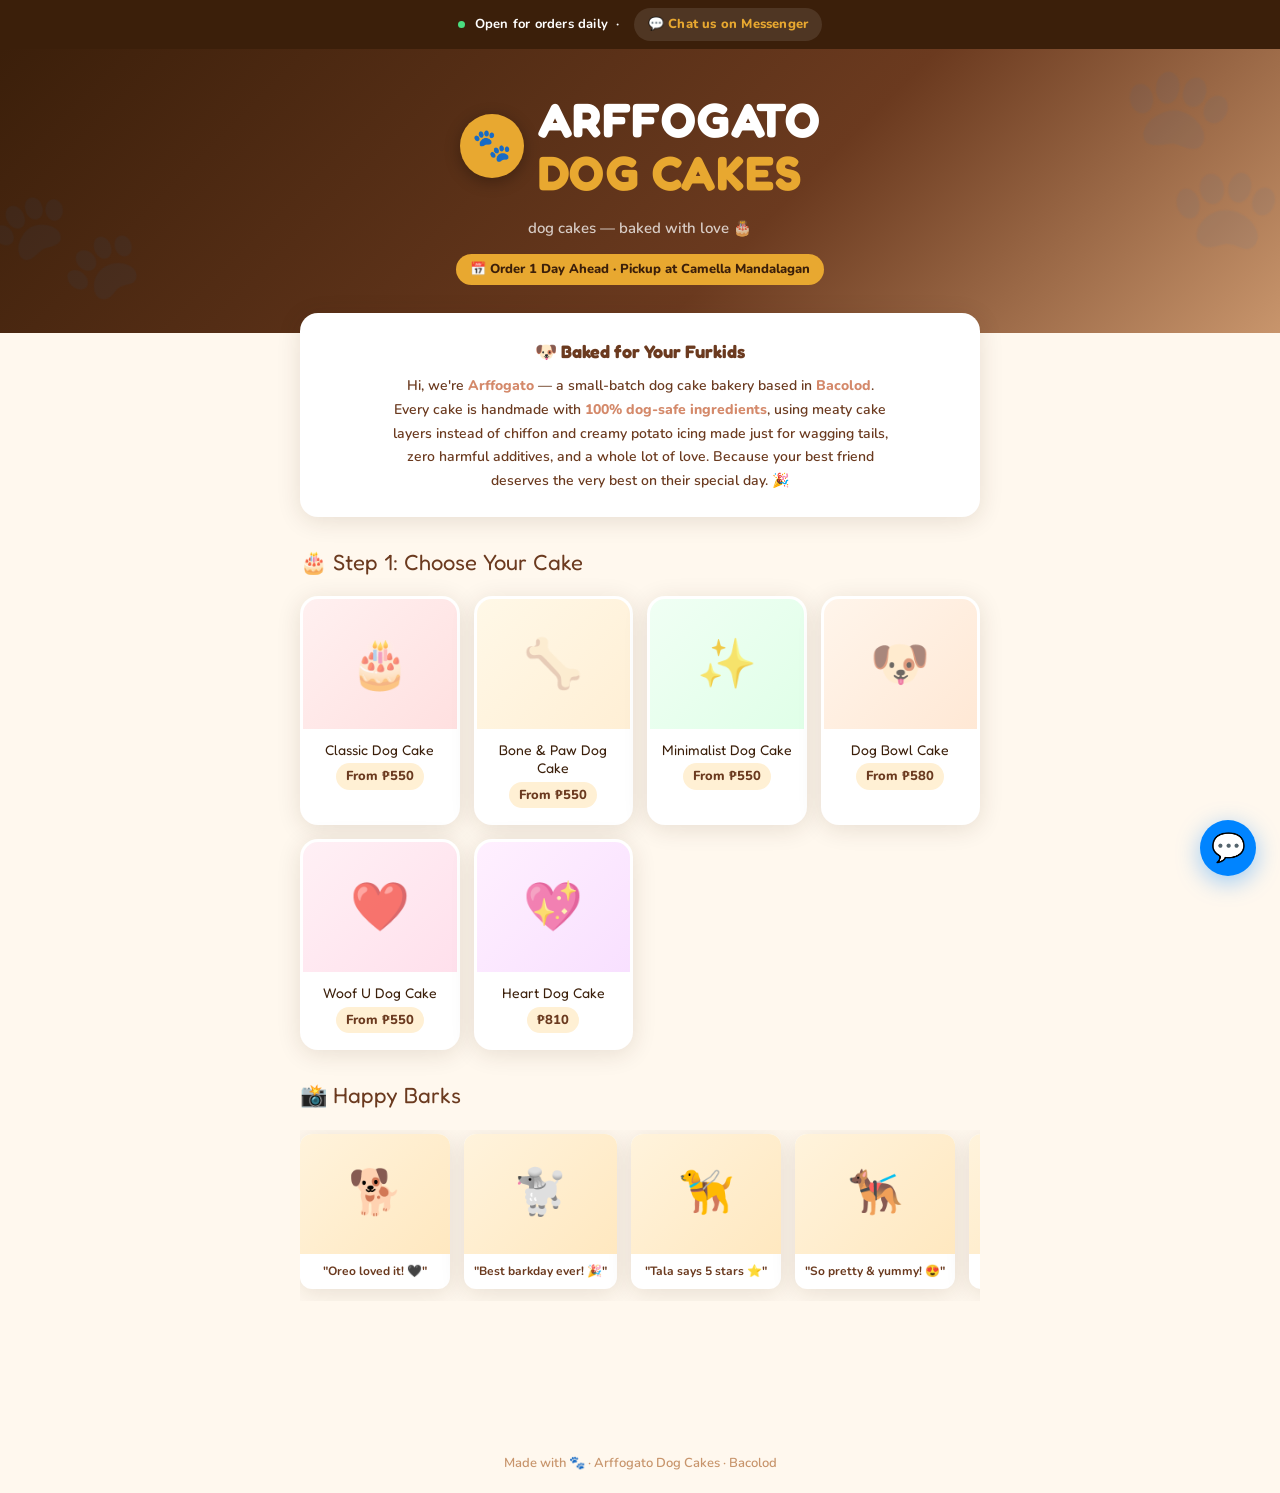
<file: cakes/index.html>
<!DOCTYPE html>
<html lang="en">
<head>
    <meta charset="UTF-8" />
    <meta name="viewport" content="width=device-width, initial-scale=1.0" />
    <title>Arffogato Dog Cakes – Order Dog Cakes Online</title>
    <meta name="description" content="Handmade dog cakes baked with love. Order online for pickup at Camella Mandalagan. Safe, dog-friendly ingredients your furkids will love!" />

    <!-- Open Graph / Facebook (critical since shared via FB) -->
    <meta property="og:title" content="Arffogato Dog Cakes – Order Dog Cakes" />
    <meta property="og:description" content="Handmade dog cakes baked with love. Pickup at Camella Mandalagan." />
    <meta property="og:type" content="website" />
    <meta property="og:url" content="https://arffogato.github.io/cakes/" />
    <!-- Replace with your actual preview image URL -->
    <!-- <meta property="og:image" content="https://arffogato.github.io/cakes/preview.jpg" /> -->

    <!-- Fonts with font-display:swap to prevent invisible text during load -->
    <link href="https://fonts.googleapis.com/css2?family=Fredoka+One&family=Nunito:wght@400;600;700;800&display=swap" rel="stylesheet" />

    <style>
        :root {
            --cream: #FFF8EE;
            --cream2: #FFF0D4;
            --brown: #3B1F0A;
            --brown2: #6B3A1F;
            --tan: #C8956C;
            --gold: #E8A830;
            --paw: #D4896A;
            --white: #FFFFFF;
            --error: #E74C3C;
            --success: #27AE60;
            --shadow: 0 4px 24px rgba(59, 31, 10, .12);
            --shadow-lg: 0 12px 40px rgba(59, 31, 10, .18);
            --radius: 18px;
            --radius-sm: 12px;
            --transition: all .22s ease;
        }

        *,
        *::before,
        *::after {
            box-sizing: border-box;
            margin: 0;
            padding: 0;
        }

        html {
            scroll-behavior: smooth;
        }

        body {
            font-family: 'Nunito', sans-serif;
            background-color: var(--cream);
            color: var(--brown);
            min-height: 100vh;
            line-height: 1.6;
            -webkit-tap-highlight-color: transparent;
        }

        /* ────────────────────────────
           STICKY TOP CONTACT BAR
           ──────────────────────────── */
        .top-bar {
            background: var(--brown);
            color: var(--white);
            text-align: center;
            padding: 8px 16px;
            font-size: 13px;
            font-weight: 700;
            letter-spacing: .2px;
            position: sticky;
            top: 0;
            z-index: 100;
            display: flex;
            align-items: center;
            justify-content: center;
            gap: 10px;
            flex-wrap: wrap;
        }
        .top-bar a {
            color: var(--gold);
            text-decoration: none;
            font-weight: 800;
            display: inline-flex;
            align-items: center;
            gap: 6px;
            background: rgba(255, 255, 255, .1);
            padding: 6px 14px;
            border-radius: 99px;
            transition: var(--transition);
            white-space: nowrap;
        }
        .top-bar a:hover {
            background: rgba(255, 255, 255, .2);
            transform: translateY(-1px);
        }
        .top-bar .dot {
            width: 7px;
            height: 7px;
            background: #4ADE80;
            border-radius: 50%;
            display: inline-block;
            animation: pulse-dot 2s infinite;
        }
        @keyframes pulse-dot {
            0%,
            100% {
                opacity: 1;
            }
            50% {
                opacity: .35;
            }
        }

        /* ────────────────────────────
           HERO
           ──────────────────────────── */
        .hero {
            background: linear-gradient(135deg, #3B1F0A 0%, #6B3A1F 60%, #C8956C 100%);
            padding: 44px 24px 48px;
            text-align: center;
            position: relative;
            overflow: hidden;
        }
        .hero::before {
            content: "🐾";
            position: absolute;
            font-size: 160px;
            opacity: .06;
            top: -20px;
            right: -20px;
            transform: rotate(20deg);
        }
        .hero::after {
            content: "🐾";
            position: absolute;
            font-size: 120px;
            opacity: .06;
            bottom: -10px;
            left: -10px;
            transform: rotate(-15deg);
        }
        .hero-logo {
            display: inline-flex;
            align-items: center;
            gap: 14px;
            margin-bottom: 10px;
        }
        .paw-icon {
            width: 64px;
            height: 64px;
            background: var(--gold);
            border-radius: 50%;
            display: flex;
            align-items: center;
            justify-content: center;
            font-size: 32px;
            box-shadow: 0 4px 16px rgba(0, 0, 0, .3);
            flex-shrink: 0;
        }
        .hero h1 {
            font-family: 'Fredoka One', cursive;
            color: var(--white);
            font-size: clamp(28px, 6vw, 48px);
            letter-spacing: .5px;
            line-height: 1.1;
            text-align: left;
        }
        .hero h1 span {
            color: var(--gold);
        }
        .hero-sub {
            color: rgba(255, 255, 255, .75);
            font-size: 15px;
            font-weight: 600;
            margin-top: 8px;
        }
        .badge {
            display: inline-block;
            background: var(--gold);
            color: var(--brown);
            font-weight: 800;
            font-size: 13px;
            padding: 5px 14px;
            border-radius: 99px;
            margin-top: 14px;
        }

        /* ────────────────────────────
           ABOUT SECTION
           ──────────────────────────── */
        .about-section {
            background: var(--white);
            border-radius: var(--radius);
            padding: 24px 28px;
            margin: -20px 0 28px;
            box-shadow: var(--shadow);
            text-align: center;
            position: relative;
            z-index: 2;
        }
        .about-section h3 {
            font-family: 'Fredoka One', cursive;
            font-size: 18px;
            color: var(--brown2);
            margin-bottom: 8px;
        }
        .about-section p {
            font-size: 14px;
            color: var(--brown2);
            line-height: 1.7;
            font-weight: 600;
            max-width: 500px;
            margin: 0 auto;
        }
        .about-section .highlight {
            color: var(--paw);
            font-weight: 800;
        }

        /* ────────────────────────────
           CONTAINER
           ──────────────────────────── */
        .container {
            max-width: 720px;
            margin: 0 auto;
            padding: 0 20px 100px;
        }
        .section-title {
            font-family: 'Fredoka One', cursive;
            font-size: 22px;
            color: var(--brown2);
            margin-bottom: 16px;
            display: flex;
            align-items: center;
            gap: 8px;
        }

        /* ────────────────────────────
           CAKE CARDS WITH PHOTO PLACEHOLDERS
           ──────────────────────────── */
        .cake-grid {
            display: grid;
            grid-template-columns: repeat(auto-fill, minmax(155px, 1fr));
            gap: 14px;
            margin-bottom: 28px;
        }
        .cake-card {
            background: var(--white);
            border: 3px solid transparent;
            border-radius: var(--radius);
            text-align: center;
            cursor: pointer;
            transition: var(--transition);
            box-shadow: var(--shadow);
            user-select: none;
            overflow: hidden;
            position: relative;
        }
        .cake-card:hover {
            border-color: var(--tan);
            transform: translateY(-3px);
            box-shadow: var(--shadow-lg);
        }
        .cake-card.selected {
            border-color: var(--gold);
            background: #FFF8E1;
            transform: translateY(-4px);
            box-shadow: 0 8px 30px rgba(232, 168, 48, .28);
        }
        /* Photo area */
        .cake-photo {
            width: 100%;
            height: 130px;
            display: flex;
            align-items: center;
            justify-content: center;
            position: relative;
            overflow: hidden;
        }
        .cake-photo img {
            width: 100%;
            height: 100%;
            object-fit: cover;
            display: block;
        }
        .cake-photo-placeholder {
            font-size: 48px;
            opacity: .7;
            transition: var(--transition);
        }
        .cake-card:hover .cake-photo-placeholder {
            transform: scale(1.12);
            opacity: .9;
        }
        /* Photo background colors per cake type (fallback until real photos) */
        .cake-photo--classic {
            background: linear-gradient(135deg, #FFF0F0, #FFE0E0);
        }
        .cake-photo--bone {
            background: linear-gradient(135deg, #FFF8E7, #FFEFD5);
        }
        .cake-photo--minimalist {
            background: linear-gradient(135deg, #F0FFF4, #E0FFE8);
        }
        .cake-photo--bowl {
            background: linear-gradient(135deg, #FFF5EB, #FFE8D5);
        }
        .cake-photo--woof {
            background: linear-gradient(135deg, #FFF0F5, #FFE0EC);
        }
        .cake-photo--heart {
            background: linear-gradient(135deg, #FFF0FF, #F8E0FF);
        }
        /* Info area */
        .cake-info {
            padding: 12px 10px 14px;
        }
        .cake-card .cake-name {
            font-family: 'Fredoka One', cursive;
            font-size: 14px;
            color: var(--brown);
            line-height: 1.3;
            margin-bottom: 4px;
        }
        .cake-card .cake-price {
            font-size: 13px;
            color: var(--brown2);
            font-weight: 800;
            background: var(--cream2);
            display: inline-block;
            padding: 3px 10px;
            border-radius: 99px;
        }
        .cake-card .selected-check {
            display: none;
            width: 26px;
            height: 26px;
            background: var(--gold);
            border-radius: 50%;
            color: var(--brown);
            font-size: 14px;
            font-weight: 900;
            align-items: center;
            justify-content: center;
            position: absolute;
            top: 10px;
            right: 10px;
            box-shadow: 0 2px 8px rgba(0, 0, 0, .2);
            z-index: 3;
        }
        .cake-card.selected .selected-check {
            display: flex;
        }

        /* ────────────────────────────
           HAPPY BARKS GALLERY
           ──────────────────────────── */
        .gallery-section {
            margin-bottom: 32px;
        }
        .gallery-scroll {
            display: flex;
            gap: 14px;
            overflow-x: auto;
            padding: 4px 0 12px;
            -webkit-overflow-scrolling: touch;
            scroll-snap-type: x mandatory;
        }
        .gallery-scroll::-webkit-scrollbar {
            height: 6px;
        }
        .gallery-scroll::-webkit-scrollbar-thumb {
            background: var(--tan);
            border-radius: 99px;
        }
        .gallery-card {
            min-width: 150px;
            max-width: 160px;
            background: var(--white);
            border-radius: var(--radius-sm);
            box-shadow: var(--shadow);
            scroll-snap-align: start;
            flex-shrink: 0;
            overflow: hidden;
            text-align: center;
        }
        .gallery-photo {
            width: 100%;
            height: 120px;
            background: linear-gradient(135deg, #FFF3DC, #FFE8C0);
            display: flex;
            align-items: center;
            justify-content: center;
            font-size: 44px;
            position: relative;
            overflow: hidden;
        }
        .gallery-photo img {
            width: 100%;
            height: 100%;
            object-fit: cover;
            display: block;
        }
        .gallery-caption {
            padding: 8px 10px;
            font-size: 12px;
            font-weight: 700;
            color: var(--brown2);
        }

        /* ────────────────────────────
           FORM CARD
           ──────────────────────────── */
        .form-card {
            background: var(--white);
            border-radius: var(--radius);
            padding: 28px 24px;
            box-shadow: var(--shadow);
            margin-bottom: 24px;
            position: relative;
        }
        .form-card.hidden {
            display: none;
        }
        .form-row {
            margin-bottom: 18px;
        }
        label {
            display: block;
            font-weight: 800;
            font-size: 14px;
            color: var(--brown2);
            margin-bottom: 6px;
        }
        label .req {
            color: var(--error);
            margin-left: 2px;
        }

        input[type="text"],
        input[type="tel"],
        input[type="datetime-local"],
        select,
        textarea {
            width: 100%;
            background: var(--cream);
            border: 2px solid #E8D5C0;
            border-radius: var(--radius-sm);
            padding: 13px 16px;
            font-family: 'Nunito', sans-serif;
            font-size: 15px;
            color: var(--brown);
            outline: none;
            transition: border-color .2s, background .2s, box-shadow .2s;
            -webkit-appearance: none;
            appearance: none;
            min-height: 48px;
        }
        input:focus,
        select:focus,
        textarea:focus {
            border-color: var(--gold);
            background: #FFFDF5;
            box-shadow: 0 0 0 4px rgba(232, 168, 48, .1);
        }
        input.input-error,
        select.input-error,
        textarea.input-error {
            border-color: var(--error) !important;
            background: #FFF5F5 !important;
            animation: shake .5s ease;
        }
        textarea {
            resize: vertical;
            min-height: 90px;
        }

        @keyframes shake {
            0%,
            100% {
                transform: translateX(0);
            }
            20% {
                transform: translateX(-8px);
            }
            40% {
                transform: translateX(8px);
            }
            60% {
                transform: translateX(-5px);
            }
            80% {
                transform: translateX(5px);
            }
        }

        /* Color swatches - min 44px tap target */
        .color-grid {
            display: flex;
            flex-wrap: wrap;
            gap: 10px;
            margin-top: 4px;
        }
        .color-opt {
            display: flex;
            align-items: center;
            gap: 8px;
            padding: 10px 16px;
            min-height: 44px;
            border: 2px solid #E8D5C0;
            border-radius: 99px;
            cursor: pointer;
            font-size: 14px;
            font-weight: 700;
            transition: var(--transition);
            background: var(--white);
            white-space: nowrap;
        }
        .color-opt:hover {
            border-color: var(--tan);
            background: #FFFBF5;
        }
        .color-opt.selected {
            border-color: var(--gold);
            background: #FFF8E1;
            box-shadow: 0 2px 12px rgba(232, 168, 48, .2);
        }
        .color-opt.disabled {
            opacity: .45;
            cursor: not-allowed;
            background: #F4EEE7;
            border-color: #D8C9BA;
        }
        .color-opt.disabled:hover {
            border-color: #D8C9BA;
            background: #F4EEE7;
        }
        .swatch {
            width: 18px;
            height: 18px;
            border-radius: 50%;
            border: 2px solid rgba(0, 0, 0, .1);
            flex-shrink: 0;
        }

        /* Size buttons */
        .size-grid {
            display: flex;
            gap: 12px;
            flex-wrap: wrap;
            margin-top: 4px;
        }
        .size-btn {
            flex: 1;
            min-width: 110px;
            min-height: 52px;
            padding: 14px 12px;
            border: 2px solid #E8D5C0;
            border-radius: var(--radius-sm);
            background: var(--white);
            cursor: pointer;
            text-align: center;
            font-family: 'Nunito', sans-serif;
            transition: var(--transition);
        }
        .size-btn:hover {
            border-color: var(--tan);
            background: #FFFBF5;
        }
        .size-btn.selected {
            border-color: var(--gold);
            background: #FFF8E1;
            box-shadow: 0 2px 12px rgba(232, 168, 48, .2);
        }
        .size-btn .sz-label {
            font-weight: 800;
            font-size: 15px;
            color: var(--brown);
            display: block;
        }
        .size-btn .sz-price {
            font-size: 13px;
            color: var(--brown2);
            font-weight: 700;
        }

        /* ────────────────────────────
           ORDER SUMMARY (inside form)
           ──────────────────────────── */
        .order-summary {
            background: linear-gradient(135deg, #FFFDF5, #FFF8E1);
            border: 2px solid var(--gold);
            border-radius: var(--radius-sm);
            padding: 16px 18px;
            margin-bottom: 20px;
            display: none;
        }
        .order-summary.visible {
            display: block;
        }
        .order-summary h4 {
            font-family: 'Fredoka One', cursive;
            font-size: 16px;
            color: var(--brown);
            margin-bottom: 8px;
        }
        .order-summary .sum-row {
            display: flex;
            justify-content: space-between;
            font-size: 13px;
            font-weight: 600;
            color: var(--brown2);
            padding: 3px 0;
        }
        .order-summary .sum-total {
            border-top: 2px dashed var(--tan);
            margin-top: 8px;
            padding-top: 8px;
            font-family: 'Fredoka One', cursive;
            font-size: 18px;
            color: var(--brown);
        }

        /* Note boxes */
        .note-box {
            background: linear-gradient(135deg, #FFF3DC, #FFE8C0);
            border-left: 4px solid var(--gold);
            border-radius: 0 var(--radius-sm) var(--radius-sm) 0;
            padding: 14px 18px;
            font-size: 13px;
            font-weight: 600;
            color: var(--brown2);
            margin-bottom: 24px;
            line-height: 1.7;
        }
        .note-box strong {
            color: var(--brown);
            display: block;
            margin-bottom: 4px;
            font-size: 14px;
        }
        .error-summary {
            background: #FFF5F5;
            border-left: 4px solid var(--error);
            border-radius: 0 var(--radius-sm) var(--radius-sm) 0;
            padding: 14px 18px;
            font-size: 13px;
            font-weight: 700;
            color: var(--error);
            margin-bottom: 16px;
            display: none;
            line-height: 1.7;
        }
        .error-summary.visible {
            display: block;
            animation: shake .5s ease;
        }

        /* Pickup hint text */
        .pickup-hint {
            font-size: 12px;
            color: var(--paw);
            font-weight: 700;
            margin-top: 6px;
        }

        /* Submit & Messenger buttons */
        .btn-row {
            display: flex;
            flex-direction: column;
            gap: 10px;
        }
        .submit-btn {
            width: 100%;
            padding: 18px;
            min-height: 56px;
            background: linear-gradient(135deg, var(--brown) 0%, var(--brown2) 100%);
            color: var(--white);
            border: none;
            border-radius: var(--radius);
            font-family: 'Fredoka One', cursive;
            font-size: 20px;
            letter-spacing: .5px;
            cursor: pointer;
            transition: var(--transition);
            box-shadow: 0 6px 24px rgba(59, 31, 10, .28);
        }
        .submit-btn:hover {
            transform: translateY(-2px);
            box-shadow: 0 10px 32px rgba(59, 31, 10, .36);
        }
        .submit-btn:active {
            transform: translateY(0);
        }
        .submit-btn:disabled {
            opacity: .6;
            cursor: not-allowed;
            transform: none;
        }
        .messenger-btn {
            width: 100%;
            padding: 14px;
            min-height: 50px;
            background: #0084FF;
            color: #fff;
            border: none;
            border-radius: var(--radius);
            font-family: 'Fredoka One', cursive;
            font-size: 16px;
            letter-spacing: .3px;
            cursor: pointer;
            transition: var(--transition);
            text-align: center;
            text-decoration: none;
            display: flex;
            align-items: center;
            justify-content: center;
            gap: 8px;
            box-shadow: 0 4px 16px rgba(0, 132, 255, .25);
        }
        .messenger-btn:hover {
            transform: translateY(-2px);
            box-shadow: 0 8px 24px rgba(0, 132, 255, .35);
            background: #0073E6;
        }
        .messenger-btn:active {
            transform: translateY(0);
        }

        /* ────────────────────────────
           FLOATING MESSENGER BUTTON
           ──────────────────────────── */
        .floating-messenger {
            position: fixed;
            bottom: 24px;
            right: 24px;
            z-index: 200;
            width: 56px;
            height: 56px;
            background: #0084FF;
            border-radius: 50%;
            box-shadow: 0 6px 24px rgba(0, 132, 255, .4);
            display: flex;
            align-items: center;
            justify-content: center;
            font-size: 28px;
            text-decoration: none;
            transition: var(--transition);
            animation: float-bob 3s ease-in-out infinite;
        }
        .floating-messenger:hover {
            transform: scale(1.1);
            box-shadow: 0 10px 32px rgba(0, 132, 255, .5);
        }
        @keyframes float-bob {
            0%,
            100% {
                transform: translateY(0);
            }
            50% {
                transform: translateY(-8px);
            }
        }
        .floating-messenger .tooltip {
            position: absolute;
            right: 64px;
            background: var(--brown);
            color: #fff;
            padding: 6px 14px;
            border-radius: 99px;
            font-size: 12px;
            font-weight: 700;
            white-space: nowrap;
            opacity: 0;
            pointer-events: none;
            transition: opacity .25s;
        }
        .floating-messenger:hover .tooltip {
            opacity: 1;
        }

        /* ────────────────────────────
           MODAL
           ──────────────────────────── */
        .modal-overlay {
            display: none;
            position: fixed;
            inset: 0;
            background: rgba(0, 0, 0, .5);
            backdrop-filter: blur(4px);
            z-index: 999;
            align-items: center;
            justify-content: center;
            padding: 20px;
        }
        .modal-overlay.show {
            display: flex;
        }
        .modal {
            background: var(--white);
            border-radius: 24px;
            padding: 36px 28px;
            max-width: 460px;
            width: 100%;
            text-align: center;
            box-shadow: 0 20px 60px rgba(0, 0, 0, .3);
            animation: popIn .35s cubic-bezier(.34, 1.56, .64, 1) both;
        }
        @keyframes popIn {
            from {
                transform: scale(.7);
                opacity: 0;
            }
            to {
                transform: scale(1);
                opacity: 1;
            }
        }
        .modal .big-paw {
            font-size: 64px;
            margin-bottom: 12px;
        }
        .modal h2 {
            font-family: 'Fredoka One', cursive;
            font-size: 26px;
            color: var(--brown);
            margin-bottom: 10px;
        }
        .modal-summary {
            background: var(--cream2);
            border-radius: 14px;
            padding: 16px 18px;
            text-align: left;
            font-size: 13px;
            line-height: 2;
            margin-bottom: 18px;
            color: var(--brown);
        }
        .modal-summary .row {
            display: flex;
            gap: 8px;
        }
        .modal-summary .lbl {
            font-weight: 800;
            min-width: 90px;
            color: var(--brown2);
        }
        .cal-btn {
            display: inline-flex;
            align-items: center;
            gap: 8px;
            background: var(--gold);
            color: var(--brown);
            font-family: 'Fredoka One', cursive;
            font-size: 16px;
            padding: 14px 28px;
            border-radius: 99px;
            text-decoration: none;
            transition: all .2s;
            margin-bottom: 12px;
            min-height: 48px;
        }
        .cal-btn:hover {
            transform: scale(1.04);
            background: #F5BA3A;
        }
        .modal-close {
            background: none;
            border: none;
            cursor: pointer;
            font-size: 13px;
            color: var(--tan);
            font-weight: 700;
            font-family: 'Nunito', sans-serif;
            text-decoration: underline;
        }

        footer {
            text-align: center;
            padding: 20px;
            font-size: 13px;
            color: var(--tan);
            font-weight: 600;
        }
        .hidden {
            display: none !important;
        }

        /* ────────────────────────────
           RESPONSIVE TWEAKS
           ──────────────────────────── */
        @media (max-width: 480px) {
            .cake-grid {
                grid-template-columns: repeat(2, 1fr);
                gap: 10px;
            }
            .cake-photo {
                height: 100px;
            }
            .cake-photo-placeholder {
                font-size: 36px;
            }
            .cake-card .cake-name {
                font-size: 12px;
            }
            .cake-card .cake-price {
                font-size: 11px;
            }
            .form-card {
                padding: 20px 16px;
            }
            .color-opt {
                padding: 8px 12px;
                font-size: 12px;
                gap: 6px;
            }
            .swatch {
                width: 15px;
                height: 15px;
            }
            .floating-messenger {
                bottom: 16px;
                right: 16px;
                width: 48px;
                height: 48px;
                font-size: 24px;
            }
            .floating-messenger .tooltip {
                display: none;
            }
            .gallery-card {
                min-width: 130px;
                max-width: 140px;
            }
            .gallery-photo {
                height: 100px;
                font-size: 36px;
            }
        }
    </style>
</head>
<body>

    <!-- ═══════════════════════════
         STICKY TOP CONTACT BAR
         ═══════════════════════════ -->
    <div class="top-bar">
        <span class="dot"></span> Open for orders daily
        &nbsp;·&nbsp;
        <a href="https://m.me/arffogatobcd" target="_blank" rel="noopener">
            💬 Chat us on Messenger
        </a>
    </div>

    <!-- ═══════════════════════════
         HERO
         ═══════════════════════════ -->
    <div class="hero">
        <div class="hero-logo">
            <div class="paw-icon">🐾</div>
            <h1>ARFFOGATO<br><span>DOG CAKES</span></h1>
        </div>
        <p class="hero-sub">dog cakes — baked with love 🎂</p>
        <span class="badge">📅 Order 1 Day Ahead · Pickup at Camella Mandalagan</span>
    </div>

    <div class="container">

        <!-- ═══════════════════════════
             ABOUT US
             ═══════════════════════════ -->
        <div class="about-section">
            <h3>🐶 Baked for Your Furkids</h3>
            <p>
                Hi, we're <span class="highlight">Arffogato</span> — a small-batch dog cake bakery
                based in <span class="highlight">Bacolod</span>. Every cake is handmade with
                <span class="highlight">100% dog-safe ingredients</span>, using meaty cake layers
                instead of chiffon and creamy potato icing made just for wagging tails, zero harmful additives,
                and a whole lot of love. Because your best friend deserves the very best on their
                special day. 🎉
            </p>
        </div>

        <!-- ═══════════════════════════
             STEP 1: CHOOSE CAKE
             ═══════════════════════════ -->
        <p class="section-title">🎂 Step 1: Choose Your Cake</p>
        <div class="cake-grid" id="cakeGrid">

            <!-- Classic Dog Cake -->
            <div class="cake-card" data-cake="Classic Dog Cake"
            data-sizes='[{"label":"4 inch","price":550},{"label":"6 inch","price":750}]'
            data-colors='["Pink","Blue","Yellow","Green","Purple","Orange","White"]' data-note="">
            <div class="cake-photo cake-photo--classic">
                <!-- REPLACE with real photo: <img src="classic-dog-cake.jpg" alt="Classic Dog Cake"> -->
                <span class="cake-photo-placeholder">🎂</span>
            </div>
            <div class="cake-info">
                <div class="cake-name">Classic Dog Cake</div>
                <div class="cake-price">From ₱550</div>
            </div>
            <div class="selected-check">✓</div>
        </div>

        <!-- Bone & Paw Dog Cake -->
        <div class="cake-card" data-cake="Bone & Paw Dog Cake"
        data-sizes='[{"label":"4 inch","price":550},{"label":"6 inch","price":750}]'
        data-colors='["White (default)"]' data-note="Cake color is white only.">
        <div class="cake-photo cake-photo--bone">
            <!-- REPLACE with: <img src="bone-paw-cake.jpg" alt="Bone & Paw Dog Cake"> -->
            <span class="cake-photo-placeholder">🦴</span>
        </div>
        <div class="cake-info">
            <div class="cake-name">Bone & Paw Dog Cake</div>
            <div class="cake-price">From ₱550</div>
        </div>
        <div class="selected-check">✓</div>
    </div>

    <!-- Minimalist Dog Cake -->
    <div class="cake-card" data-cake="Minimalist Dog Cake"
    data-sizes='[{"label":"4 inch","price":550},{"label":"6 inch","price":750}]'
    data-colors='["Pink/Red","Blue","Yellow","Green","Purple","Orange","White"]'
    data-note="Cake color applies to the smudges on top only.">
    <div class="cake-photo cake-photo--minimalist">
        <!-- REPLACE with: <img src="minimalist-cake.jpg" alt="Minimalist Dog Cake"> -->
        <span class="cake-photo-placeholder">✨</span>
    </div>
    <div class="cake-info">
        <div class="cake-name">Minimalist Dog Cake</div>
        <div class="cake-price">From ₱550</div>
    </div>
    <div class="selected-check">✓</div>
</div>

<!-- Dog Bowl Cake -->
<div class="cake-card" data-cake="Dog Bowl Cake"
data-sizes='[{"label":"4 inch","price":580},{"label":"6 inch","price":780}]'
data-colors='["Pink/Red","Blue","Yellow","Green","Purple","Orange","White"]'
data-note="Name will be written on a white bone, please avoid white font color.">
<div class="cake-photo cake-photo--bowl">
    <!-- REPLACE with: <img src="dog-bowl-cake.jpg" alt="Dog Bowl Cake"> -->
    <span class="cake-photo-placeholder">🐶</span>
</div>
<div class="cake-info">
    <div class="cake-name">Dog Bowl Cake</div>
    <div class="cake-price">From ₱580</div>
</div>
<div class="selected-check">✓</div>
</div>

<!-- Woof U Dog Cake -->
<div class="cake-card" data-cake="Woof U Dog Cake"
data-sizes='[{"label":"4 inch","price":550},{"label":"6 inch","price":750}]'
data-colors='["Pink/Red","Blue","Yellow","Green","Purple","Orange","White"]' data-note="">
<div class="cake-photo cake-photo--woof">
    <!-- REPLACE with: <img src="woof-u-cake.jpg" alt="Woof U Dog Cake"> -->
    <span class="cake-photo-placeholder">❤️</span>
</div>
<div class="cake-info">
    <div class="cake-name">Woof U Dog Cake</div>
    <div class="cake-price">From ₱550</div>
</div>
<div class="selected-check">✓</div>
</div>

<!-- Heart Dog Cake -->
<div class="cake-card" data-cake="Heart Dog Cake"
data-sizes='[{"label":"6 inch","price":810}]'
data-colors='["Pink/Red","Blue","Yellow","Green","Purple","Orange","White"]' data-note="">
<div class="cake-photo cake-photo--heart">
    <!-- REPLACE with: <img src="heart-cake.jpg" alt="Heart Dog Cake"> -->
    <span class="cake-photo-placeholder">💖</span>
</div>
<div class="cake-info">
    <div class="cake-name">Heart Dog Cake</div>
    <div class="cake-price">₱810</div>
</div>
<div class="selected-check">✓</div>
</div>

</div>

<!-- ═══════════════════════════
     HAPPY BARKS GALLERY
     ═══════════════════════════ -->
<div class="gallery-section">
    <p class="section-title">📸 Happy Barks</p>
    <div class="gallery-scroll">
        <div class="gallery-card">
            <div class="gallery-photo">
                <!-- REPLACE with: <img src="happy-dog-1.jpg" alt="Happy dog with cake"> -->
                🐕
            </div>
            <div class="gallery-caption">"Oreo loved it! 🖤"</div>
        </div>
        <div class="gallery-card">
            <div class="gallery-photo">
                <!-- REPLACE with: <img src="happy-dog-2.jpg" alt="Happy dog with cake"> -->
                🐩
            </div>
            <div class="gallery-caption">"Best barkday ever! 🎉"</div>
        </div>
        <div class="gallery-card">
            <div class="gallery-photo">
                <!-- REPLACE with: <img src="happy-dog-3.jpg" alt="Happy dog with cake"> -->
                🦮
            </div>
            <div class="gallery-caption">"Tala says 5 stars ⭐"</div>
        </div>
        <div class="gallery-card">
            <div class="gallery-photo">
                <!-- REPLACE with: <img src="happy-dog-4.jpg" alt="Happy dog with cake"> -->
                🐕‍🦺
            </div>
            <div class="gallery-caption">"So pretty & yummy! 😍"</div>
        </div>
        <div class="gallery-card">
            <div class="gallery-photo">
                <!-- REPLACE with: <img src="happy-dog-5.jpg" alt="Happy dog with cake"> -->
                🐶
            </div>
            <div class="gallery-caption">"Max approved! 👍"</div>
        </div>
    </div>
</div>

<!-- ═══════════════════════════
     FORM CARD
     ═══════════════════════════ -->
<div class="form-card hidden" id="formCard">
    <p class="section-title">📋 Step 2: Fill in Your Details</p>

    <!-- Order Summary (updates live) -->
    <div class="order-summary" id="orderSummary">
        <h4>🧾 Your Order</h4>
        <div id="orderSummaryContent"></div>
    </div>

    <!-- Error summary (shown on validation failure) -->
    <div class="error-summary" id="errorSummary"></div>

    <div class="form-row">
        <label for="custName">Your Name <span class="req">*</span></label>
        <input type="text" id="custName" placeholder="e.g. Maria Santos" />
    </div>

    <div class="form-row">
        <label for="custContact">Contact Number <span class="req">*</span></label>
        <input type="tel" id="custContact" placeholder="e.g. 09xxxxxxxxx" />
    </div>

    <!-- SIZE -->
    <div class="form-row">
        <label>Size <span class="req">*</span></label>
        <div class="size-grid" id="sizeGrid"></div>
    </div>

    <!-- CAKE COLOR -->
    <div class="form-row" id="cakeColorRow">
        <label>Cake Color <span class="req">*</span></label>
        <div class="color-grid" id="cakeColorGrid"></div>
        <div id="cakeColorNote" style="font-size:12px;color:var(--paw);font-weight:700;margin-top:6px;"></div>
    </div>

    <!-- FONT COLOR -->
    <div class="form-row">
        <label>Font Color <span class="req">*</span></label>
        <div class="color-grid" id="fontColorGrid"></div>
    </div>

    <!-- DOG NAME -->
    <div class="form-row hidden" id="dogNameRow">
        <label for="dogName" id="dogNameLabel">Dog Name <span class="req">*</span>
            <span id="dogNameHint" style="font-weight:400;font-size:12px;">(name on bowl · +₱100 per extra name)</span>
        </label>
        <input type="text" id="dogName" placeholder="e.g. Oreo" />
    </div>

    <!-- DEDICATION -->
    <div class="form-row hidden" id="dedicationRow">
        <label for="dedication">Dedication <span class="req">*</span>
            <span style="font-weight:400;font-size:12px;">(for 6-inch cake)</span>
        </label>
        <input type="text" id="dedication" placeholder='e.g. Happy 3rd Barkday, Tala! 🐾' />
    </div>

    <!-- PICKUP -->
    <div class="form-row">
        <label for="pickupDate">Date & Time of Pickup <span class="req">*</span></label>
        <input type="datetime-local" id="pickupDate" />
        <div class="pickup-hint" id="pickupHint">📅 Earliest pickup: tomorrow. Same-day orders are not accepted.</div>
    </div>

    <!-- NOTES -->
    <div class="form-row">
        <label for="notes">Special Requests / Notes</label>
        <textarea id="notes" placeholder="Any special requests, allergies, or notes..."></textarea>
    </div>

    <div class="note-box" id="cakeNoteBox" style="display:none;"></div>

    <div class="note-box">
        <strong>📌 Reminders</strong>
        1. Orders must be placed at least 1 day ahead. Same-day pickup is not available.<br>
        2. We are closed on Saturdays.<br>
        3. Pickup at Camella Mandalagan.<br>
        4. Dog Bowl Cake: +₱100 per additional name on the bone.<br>
        5. You'll receive a confirmation after submission.
    </div>

    <div class="btn-row">
        <button class="submit-btn" id="submitBtn" onclick="handleSubmit()">
            🐾 Place My Order
        </button>
        <a class="messenger-btn" href="https://m.me/arffogatobcd" target="_blank" rel="noopener"
        id="messengerOrderBtn">
        💬 Order via Messenger Instead
    </a>
</div>
</div>

</div>

<!-- ═══════════════════════════
     FLOATING MESSENGER BUTTON
     ═══════════════════════════ -->
<a href="https://m.me/arffogatobcd" target="_blank" rel="noopener" class="floating-messenger"
aria-label="Chat with us on Messenger">
<span class="tooltip">Chat with us!</span>
💬
</a>

<!-- ═══════════════════════════
     SUCCESS MODAL
     ═══════════════════════════ -->
<div class="modal-overlay" id="modal">
    <div class="modal">
        <div class="big-paw">🐾</div>
        <h2>Order Received!</h2>
        <div class="modal-summary" id="modalSummary"></div>
        <a class="cal-btn" id="calLink" href="#" target="_blank" rel="noopener">📅 Add to Google Calendar</a><br>
        <button class="modal-close" onclick="document.getElementById('modal').classList.remove('show')">Close</button>
    </div>
</div>

<footer>Made with 🐾 · Arffogato Dog Cakes · Bacolod</footer>

<script>
    // 🔴 CONFIGURE: Your deployed Google Cloud Run / Firebase Function URL
    const CLOUD_FUNCTION_URL = 'https://submitorder-2ujcvwlrla-uc.a.run.app';

    // 🔴 CONFIGURE: Your Facebook Page username (for Messenger links)
    const FB_PAGE_USERNAME = 'arffogatobcd'; // → https://m.me/arffogatobcd

    const FONT_COLORS = ["Pink/Red", "Blue", "Yellow", "Green", "Purple", "Orange", "White", "Black", "Brown/Chocolate"];
    const SWATCH_MAP = {
        "Pink": "#F9A8D4",
        "Pink/Red": "#F87171",
        "Blue": "#60A5FA",
        "Yellow": "#FDE047",
        "Green": "#86EFAC",
        "Purple": "#C084FC",
        "Orange": "#FB923C",
        "White (default)": "#F5F5F5",
        "Black": "#1C1C1C",
        "Brown/Chocolate": "#7C4A1E",
        "White": "#F5F5F5"
    };

    let selectedCake = null,
        selectedSize = null,
        selectedCakeColor = null,
        selectedFontColor = null;
    let currentCakeSizes = [];
    let currentCakeNote = '';

    // ──────────────────────────────
    //  SAME-DAY PREVENTION: Set min
    //  pickup date to tomorrow
    // ──────────────────────────────
    function getTomorrowMidnight() {
        const now = new Date();
        // Get tomorrow's date at 00:00 in local timezone
        const tomorrow = new Date(now.getFullYear(), now.getMonth(), now.getDate() + 1);
        // Format as YYYY-MM-DDTHH:MM for datetime-local input
        const year = tomorrow.getFullYear();
        const month = String(tomorrow.getMonth() + 1).padStart(2, '0');
        const day = String(tomorrow.getDate()).padStart(2, '0');
        return `${year}-${month}-${day}T00:00`;
    }

    function setMinPickupDate() {
        const pickupInput = document.getElementById('pickupDate');
        const minDate = getTomorrowMidnight();
        pickupInput.setAttribute('min', minDate);

        // Update the hint text to show the earliest available date
        const tomorrow = new Date();
        tomorrow.setDate(tomorrow.getDate() + 1);
        const options = { weekday: 'long', month: 'short', day: 'numeric' };
        const tomorrowStr = tomorrow.toLocaleDateString('en-PH', options);
        document.getElementById('pickupHint').textContent =
            `📅 Earliest pickup: ${tomorrowStr}. Same-day orders are not accepted. Saturdays are closed.`;
    }

    // Set min date on page load
    setMinPickupDate();

    // ── Cake card selection ──
    document.querySelectorAll('.cake-card').forEach(card => {
        card.addEventListener('click', () => {
            document.querySelectorAll('.cake-card').forEach(c => c.classList.remove('selected'));
            card.classList.add('selected');
            selectedCake = card.dataset.cake;
            currentCakeSizes = JSON.parse(card.dataset.sizes);
            currentCakeNote = card.dataset.note || '';
            buildForm(card);
        });
    });

    function buildForm(card) {
        const sizes = JSON.parse(card.dataset.sizes);
        const colors = JSON.parse(card.dataset.colors);
        const note = card.dataset.note;
        const disableWhiteFont = card.dataset.cake === 'Dog Bowl Cake';
        selectedSize = null;
        selectedCakeColor = null;
        selectedFontColor = null;

        // Re-apply min date (in case it was somehow cleared)
        setMinPickupDate();

        // ── Sizes ──
        const sizeGrid = document.getElementById('sizeGrid');
        sizeGrid.innerHTML = '';
        sizes.forEach(s => {
            const btn = document.createElement('button');
            btn.type = 'button';
            btn.className = 'size-btn';
            btn.innerHTML =
                `<span class="sz-label">${s.label}</span><span class="sz-price">₱${s.price.toLocaleString()}</span>`;
            btn.onclick = () => {
                document.querySelectorAll('.size-btn').forEach(b => b.classList.remove('selected'));
                btn.classList.add('selected');
                selectedSize = s.label;
                updateTextFields(s.label);
                updateOrderSummary();
            };
            sizeGrid.appendChild(btn);
        });
        if (sizes.length === 1) sizeGrid.querySelector('.size-btn').click();

        // ── Cake colors ──
        const cGrid = document.getElementById('cakeColorGrid');
        cGrid.innerHTML = '';
        if (colors[0] === "White (default)") {
            cGrid.innerHTML =
                '<span style="font-size:13px;font-weight:700;color:var(--brown2);padding:10px 0;display:block;">White (default)</span>';
            selectedCakeColor = 'White';
            document.getElementById('cakeColorRow').style.opacity = '.6';
        } else {
            document.getElementById('cakeColorRow').style.opacity = '1';
            colors.forEach(c => buildColorChip(cGrid, c, 'cake'));
        }
        document.getElementById('cakeColorNote').textContent = note || '';

        // ── Font colors ──
        const fGrid = document.getElementById('fontColorGrid');
        fGrid.innerHTML = '';
        FONT_COLORS.forEach(c => buildColorChip(fGrid, c, 'font', disableWhiteFont && c === 'White'));

        // ── Note box ──
        const nb = document.getElementById('cakeNoteBox');
        if (note) {
            nb.innerHTML = `<strong>ℹ️ Note</strong>${note}`;
            nb.style.display = 'block';
        } else {
            nb.style.display = 'none';
        }

        updateTextFields(selectedSize);
        updateOrderSummary();
        document.getElementById('formCard').classList.remove('hidden');
        document.getElementById('formCard').scrollIntoView({ behavior: 'smooth', block: 'start' });
    }

    function buildColorChip(grid, colorName, type, disabled = false) {
        const chip = document.createElement('div');
        chip.className = `color-opt${disabled ? ' disabled' : ''}`;
        chip.innerHTML =
            `<div class="swatch" style="background:${SWATCH_MAP[colorName]||'#ccc'}"></div>${colorName}`;
        chip.onclick = () => {
            if (disabled) return;
            grid.querySelectorAll('.color-opt').forEach(c => c.classList.remove('selected'));
            chip.classList.add('selected');
            if (type === 'cake') {
                selectedCakeColor = colorName;
            } else {
                selectedFontColor = colorName;
            }
            updateOrderSummary();
        };
        grid.appendChild(chip);
    }

    function updateTextFields(sizeLabel) {
        const isDogBowl = selectedCake === 'Dog Bowl Cake';
        const is6inch = sizeLabel === '6 inch';
        const is4inch = sizeLabel === '4 inch';
        const showDogName = isDogBowl || is4inch;

        document.getElementById('dogNameRow').classList.toggle('hidden', !showDogName);
        document.getElementById('dedicationRow').classList.toggle('hidden', !(is6inch && !isDogBowl));

        const dogNameHint = document.getElementById('dogNameHint');
        if (isDogBowl) {
            dogNameHint.textContent = '(name on bowl · +₱100 per extra name)';
        } else {
            dogNameHint.textContent = '(for 4-inch cake)';
        }
        updateOrderSummary();
    }

    // ── Live order summary ──
    function updateOrderSummary() {
        const summary = document.getElementById('orderSummary');
        const content = document.getElementById('orderSummaryContent');
        if (!selectedCake || !selectedSize) {
            summary.classList.remove('visible');
            return;
        }
        summary.classList.add('visible');

        const sizeObj = currentCakeSizes.find(s => s.label === selectedSize);
        let basePrice = sizeObj ? sizeObj.price : 0;
        let extras = [];

        if (selectedCake === 'Dog Bowl Cake') {
            const dogNameRaw = document.getElementById('dogName').value.trim();
            if (dogNameRaw) {
                const nameCount = dogNameRaw.split(/[,&]+/).filter(n => n.trim().length > 0).length;
                if (nameCount > 1) {
                    const extraCharge = (nameCount - 1) * 100;
                    basePrice += extraCharge;
                    extras.push(`+₱${extraCharge} (${nameCount} names)`);
                }
            }
        }

        let rows = `
            <div class="sum-row"><span>🎂 ${selectedCake}</span><span></span></div>
            <div class="sum-row"><span>📏 ${selectedSize}</span><span>₱${sizeObj?.price.toLocaleString()||'—'}</span></div>`;
        if (selectedCakeColor) {
            rows +=
                `<div class="sum-row"><span>🎨 Cake Color</span><span>${selectedCakeColor}</span></div>`;
        }
        if (selectedFontColor) {
            rows +=
                `<div class="sum-row"><span>✍️ Font Color</span><span>${selectedFontColor}</span></div>`;
        }
        if (extras.length) {
            extras.forEach(e => {
                rows +=
                    `<div class="sum-row"><span>🏷️ Extra names</span><span style="color:var(--paw);">${e}</span></div>`;
            });
        }
        rows +=
            `<div class="sum-row sum-total"><span>💰 Total</span><span>₱${basePrice.toLocaleString()}</span></div>`;

        content.innerHTML = rows;
    }

    // Listen for dog name changes to update summary
    document.getElementById('dogName').addEventListener('input', updateOrderSummary);

    // ── Clear error styling on input ──
    document.querySelectorAll('input, select, textarea').forEach(el => {
        el.addEventListener('input', () => {
            el.classList.remove('input-error');
            document.getElementById('errorSummary').classList.remove('visible');
        });
        el.addEventListener('change', () => {
            el.classList.remove('input-error');
            document.getElementById('errorSummary').classList.remove('visible');
        });
    });

    // ── Helper: Check if a date string is today (in local timezone) ──
    function isToday(dateString) {
        if (!dateString) return false;
        const selected = new Date(dateString);
        const now = new Date();
        // Compare date parts only (year, month, day)
        return selected.getFullYear() === now.getFullYear() &&
            selected.getMonth() === now.getMonth() &&
            selected.getDate() === now.getDate();
    }

    // ── Helper: Check if a date string is in the past ──
    function isPast(dateString) {
        if (!dateString) return false;
        const selected = new Date(dateString);
        const now = new Date();
        // Set now to start of today for fair comparison
        const todayStart = new Date(now.getFullYear(), now.getMonth(), now.getDate());
        return selected < todayStart;
    }

    function isSaturday(dateString) {
        if (!dateString) return false;
        const selected = new Date(dateString);
        return selected.getDay() === 6;
    }

    // ── Submit handler with inline validation ──
    async function handleSubmit() {
        const name = document.getElementById('custName').value.trim();
        const contact = document.getElementById('custContact').value.trim();
        const pickup = document.getElementById('pickupDate').value;
        const notes = document.getElementById('notes').value.trim();
        const dogName = document.getElementById('dogName').value.trim();
        const dedication = document.getElementById('dedication').value.trim();

        const isDogBowl = selectedCake === 'Dog Bowl Cake';
        const is6inch = selectedSize === '6 inch';
        const is4inch = selectedSize === '4 inch';

        // Clear previous errors
        document.querySelectorAll('.input-error').forEach(el => el.classList.remove('input-error'));
        const errorSummary = document.getElementById('errorSummary');
        errorSummary.classList.remove('visible');

        const missingFields = [];
        const errorElements = [];

        function markMissing(selector, label) {
            const el = document.querySelector(selector);
            if (el) {
                missingFields.push(label);
                errorElements.push(el);
                el.classList.add('input-error');
            }
        }

        if (!name) markMissing('#custName', 'Your Name');
        if (!contact) markMissing('#custContact', 'Contact Number');
        if (!selectedCake) missingFields.push('Cake Type (select one above)');
        if (!selectedSize) missingFields.push('Size');
        if (!selectedCakeColor) missingFields.push('Cake Color');
        if (!selectedFontColor) missingFields.push('Font Color');
        if ((isDogBowl || is4inch) && !dogName) {
            markMissing('#dogName', isDogBowl ? 'Dog Name (for Dog Bowl Cake)' : 'Dog Name (for 4-inch cake)');
        }
        if (is6inch && !isDogBowl && !dedication) {
            markMissing('#dedication', 'Dedication (for 6-inch cake)');
        }
        if (!pickup) {
            markMissing('#pickupDate', 'Date & Time of Pickup');
        }

        // ── SAME-DAY & PAST DATE VALIDATION ──
        if (pickup) {
            if (isPast(pickup)) {
                markMissing('#pickupDate', 'Pickup date cannot be in the past');
                missingFields.push('Pickup date cannot be in the past');
            } else if (isToday(pickup)) {
                markMissing('#pickupDate', 'Same-day pickup is not available. Please select tomorrow or later.');
                missingFields.push('Same-day pickup is not available. Please select tomorrow or later.');
            } else if (isSaturday(pickup)) {
                markMissing('#pickupDate', 'Saturday pickup is not available. Please select a different day.');
                missingFields.push('Saturday pickup is not available. Please select a different day.');
            }
        }

        if (missingFields.length) {
            // Show inline error summary
            errorSummary.innerHTML =
                `<strong>⚠️ Please complete the following:</strong><br>• ${missingFields.join('<br>• ')}`;
            errorSummary.classList.add('visible');

            // Scroll to first error element
            if (errorElements.length > 0) {
                errorElements[0].scrollIntoView({ behavior: 'smooth', block: 'center' });
                errorElements[0].focus();
            } else {
                // Scroll to form top
                document.getElementById('formCard').scrollIntoView({ behavior: 'smooth', block: 'start' });
            }
            return;
        }

        const orderData = {
            customerName: name,
            contact,
            cakeType: selectedCake,
            size: selectedSize,
            cakeColor: selectedCakeColor,
            fontColor: selectedFontColor,
            dogName: dogName || null,
            dedication: dedication || null,
            pickupDatetime: pickup,
            notes: notes || null,
        };

        const btn = document.getElementById('submitBtn');
        btn.disabled = true;
        btn.textContent = '🐾 Submitting...';

        try {
            const res = await fetch(CLOUD_FUNCTION_URL, {
                method: 'POST',
                headers: { 'Content-Type': 'application/json' },
                body: JSON.stringify(orderData)
            });

            const data = await res.json();

            if (!res.ok || !data.success) {
                throw new Error(data.error || 'Failed to submit order. Please try again.');
            }

            showSuccess(orderData, data.orderId || 'N/A', data.calendarAddUrl || '#');
        } catch (err) {
            console.error('Submission error:', err);
            errorSummary.innerHTML =
                `<strong>❌ Submission Failed</strong><br>${err.message || 'Please try again or message us on Messenger.'}`;
            errorSummary.classList.add('visible');
            errorSummary.scrollIntoView({ behavior: 'smooth', block: 'center' });
        } finally {
            btn.disabled = false;
            btn.textContent = '🐾 Place My Order';
        }
    }

    function showSuccess(order, orderId, calendarAddUrl) {
        const pickup = new Date(order.pickupDatetime).toLocaleString('en-PH', {
            dateStyle: 'medium',
            timeStyle: 'short'
        });
        const rows = [
            ['🧾 Order', orderId],
            ['🎂 Cake', order.cakeType],
            ['📏 Size', order.size],
            ['🎨 Color', order.cakeColor],
            ['✍️ Font', order.fontColor],
            order.dogName ? ['🐶 Dog', order.dogName] : null,
            order.dedication ? ['💌 For', order.dedication] : null,
            ['📅 Pickup', pickup],
            ['📍 Where', 'Camella Mandalagan'],
            order.notes ? ['📝 Notes', order.notes] : null,
        ].filter(Boolean);

        document.getElementById('modalSummary').innerHTML =
            rows.map(([l, v]) =>
                `<div class="row"><span class="lbl">${l}</span><span>${v}</span></div>`
            ).join('');

        const calLink = document.getElementById('calLink');
        if (calendarAddUrl && calendarAddUrl !== '#') {
            calLink.href = calendarAddUrl;
            calLink.style.display = 'inline-flex';
        } else {
            calLink.style.display = 'none';
        }

        document.getElementById('modal').classList.add('show');
    }

    // ── Update all Messenger links with configured username ──
    document.querySelectorAll('a[href*="m.me/arffogato"]').forEach(link => {
        link.href = `https://m.me/${FB_PAGE_USERNAME}`;
    });
</script>
</body>
</html>
</file>
